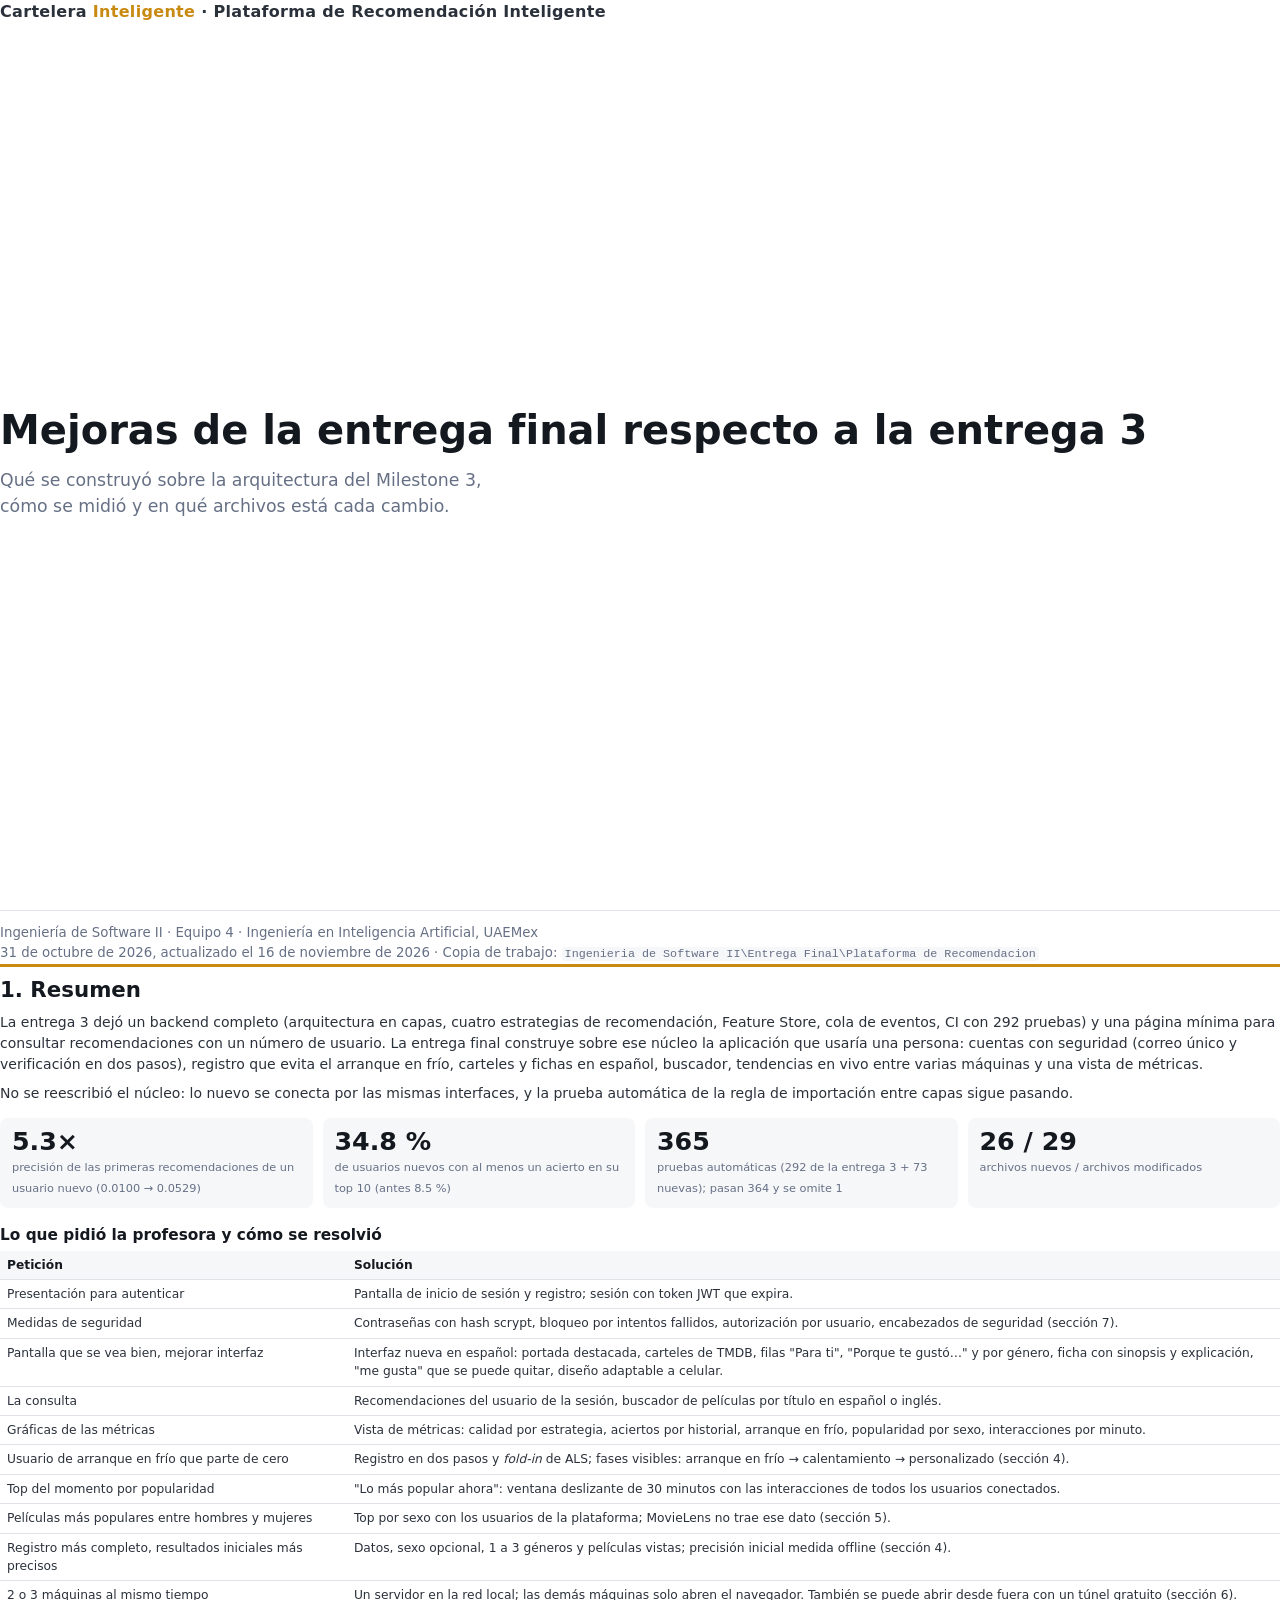
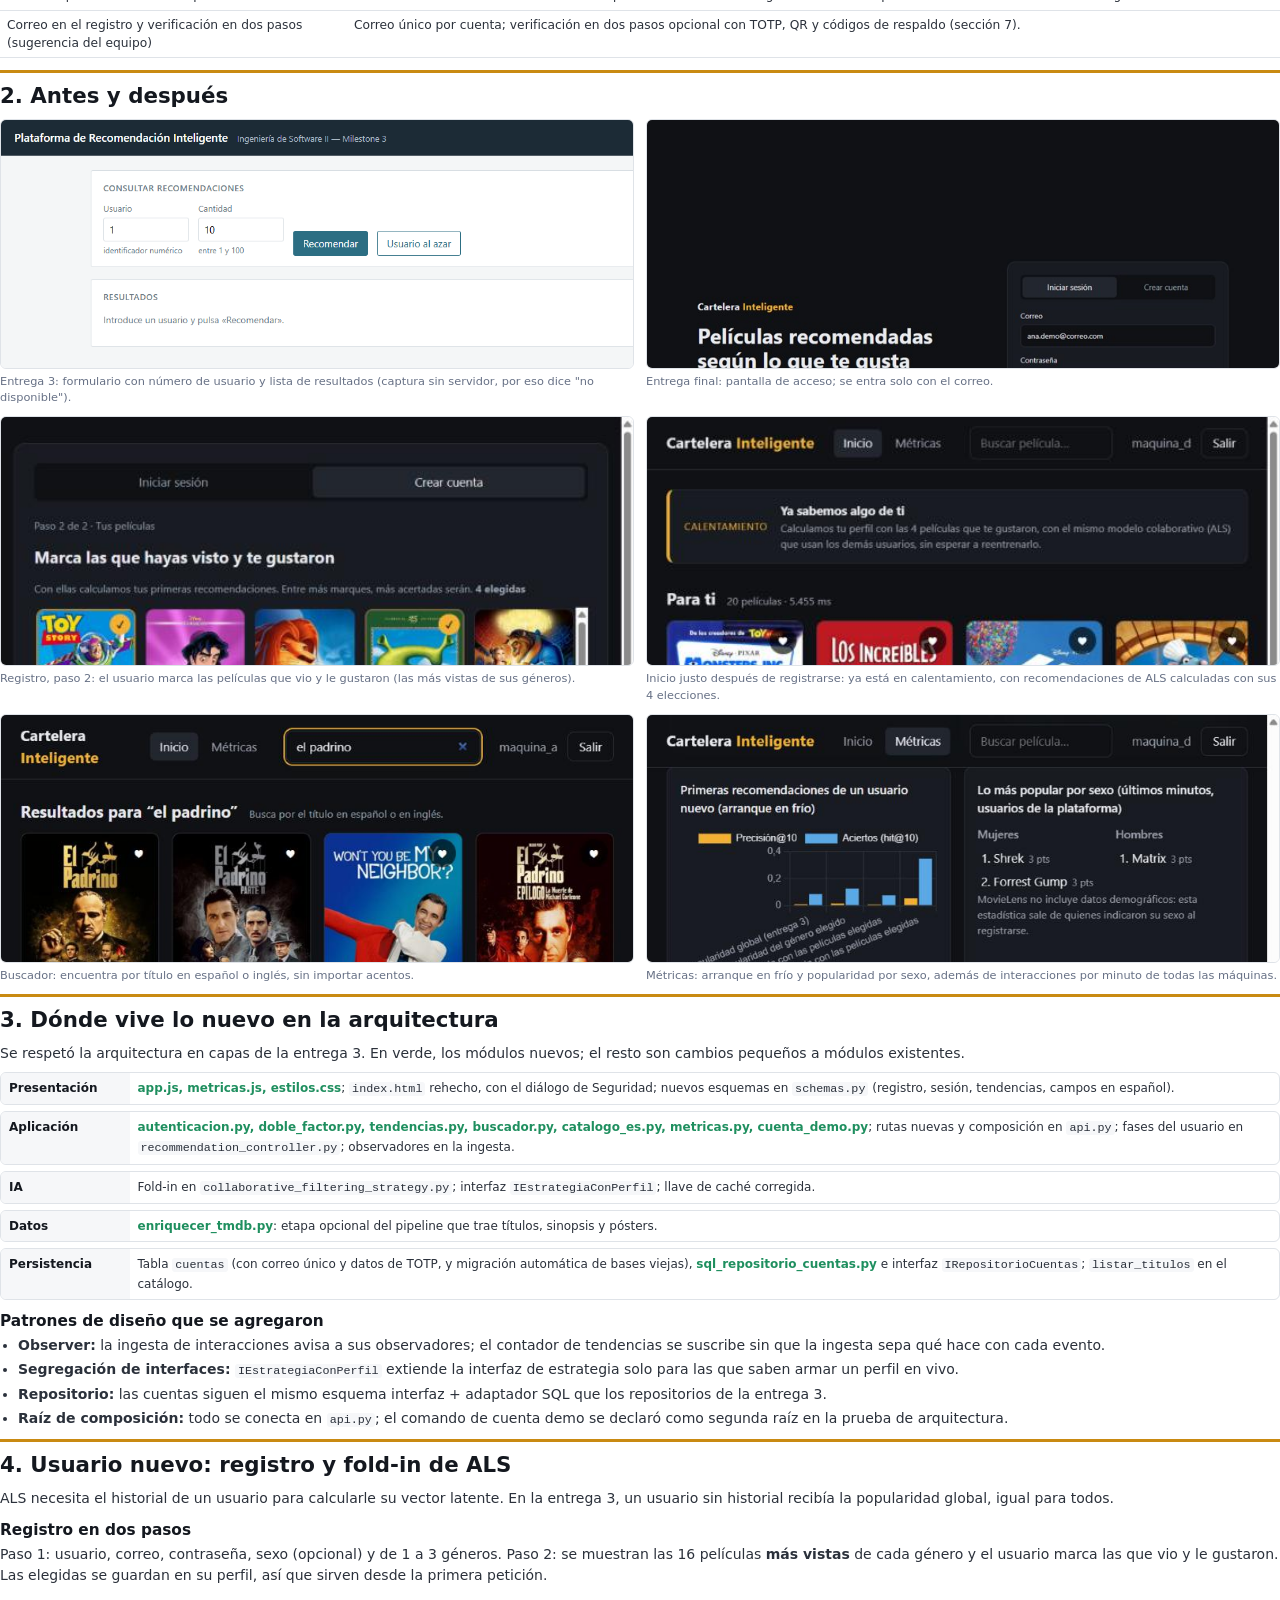
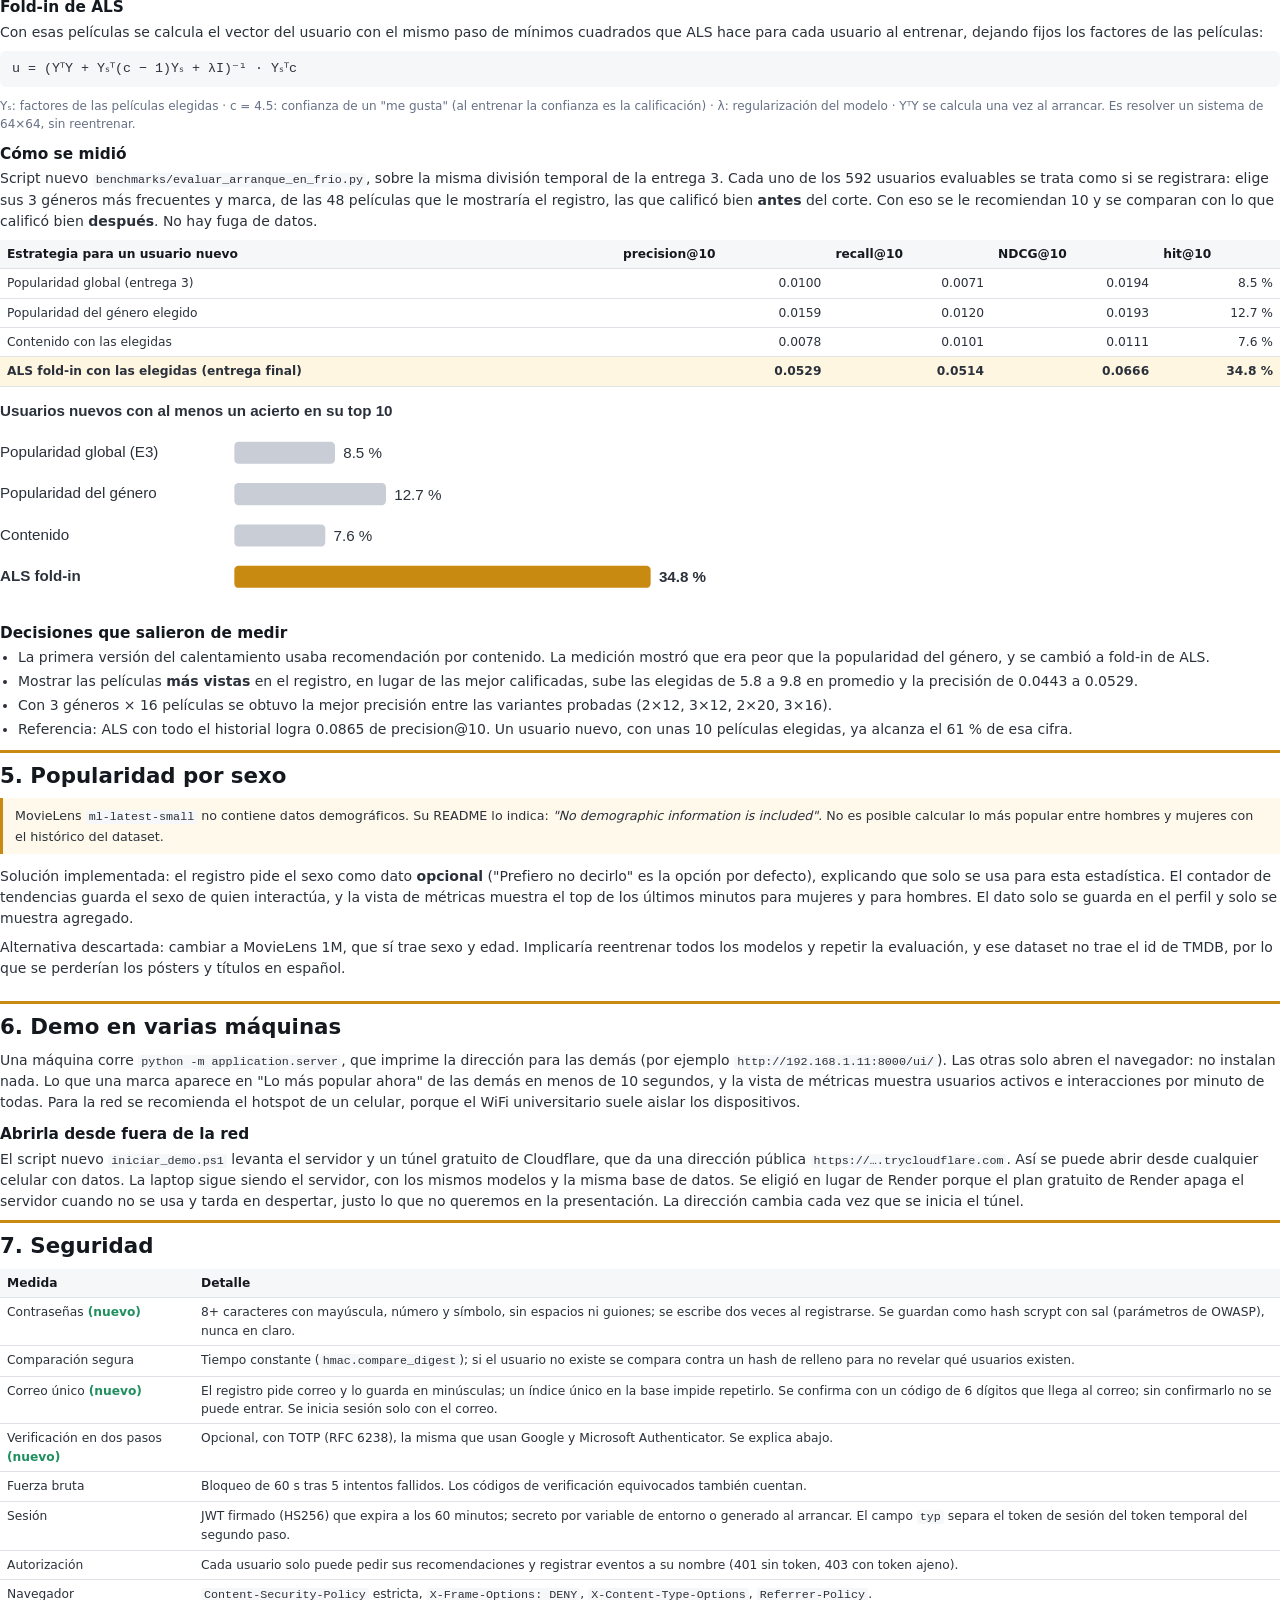
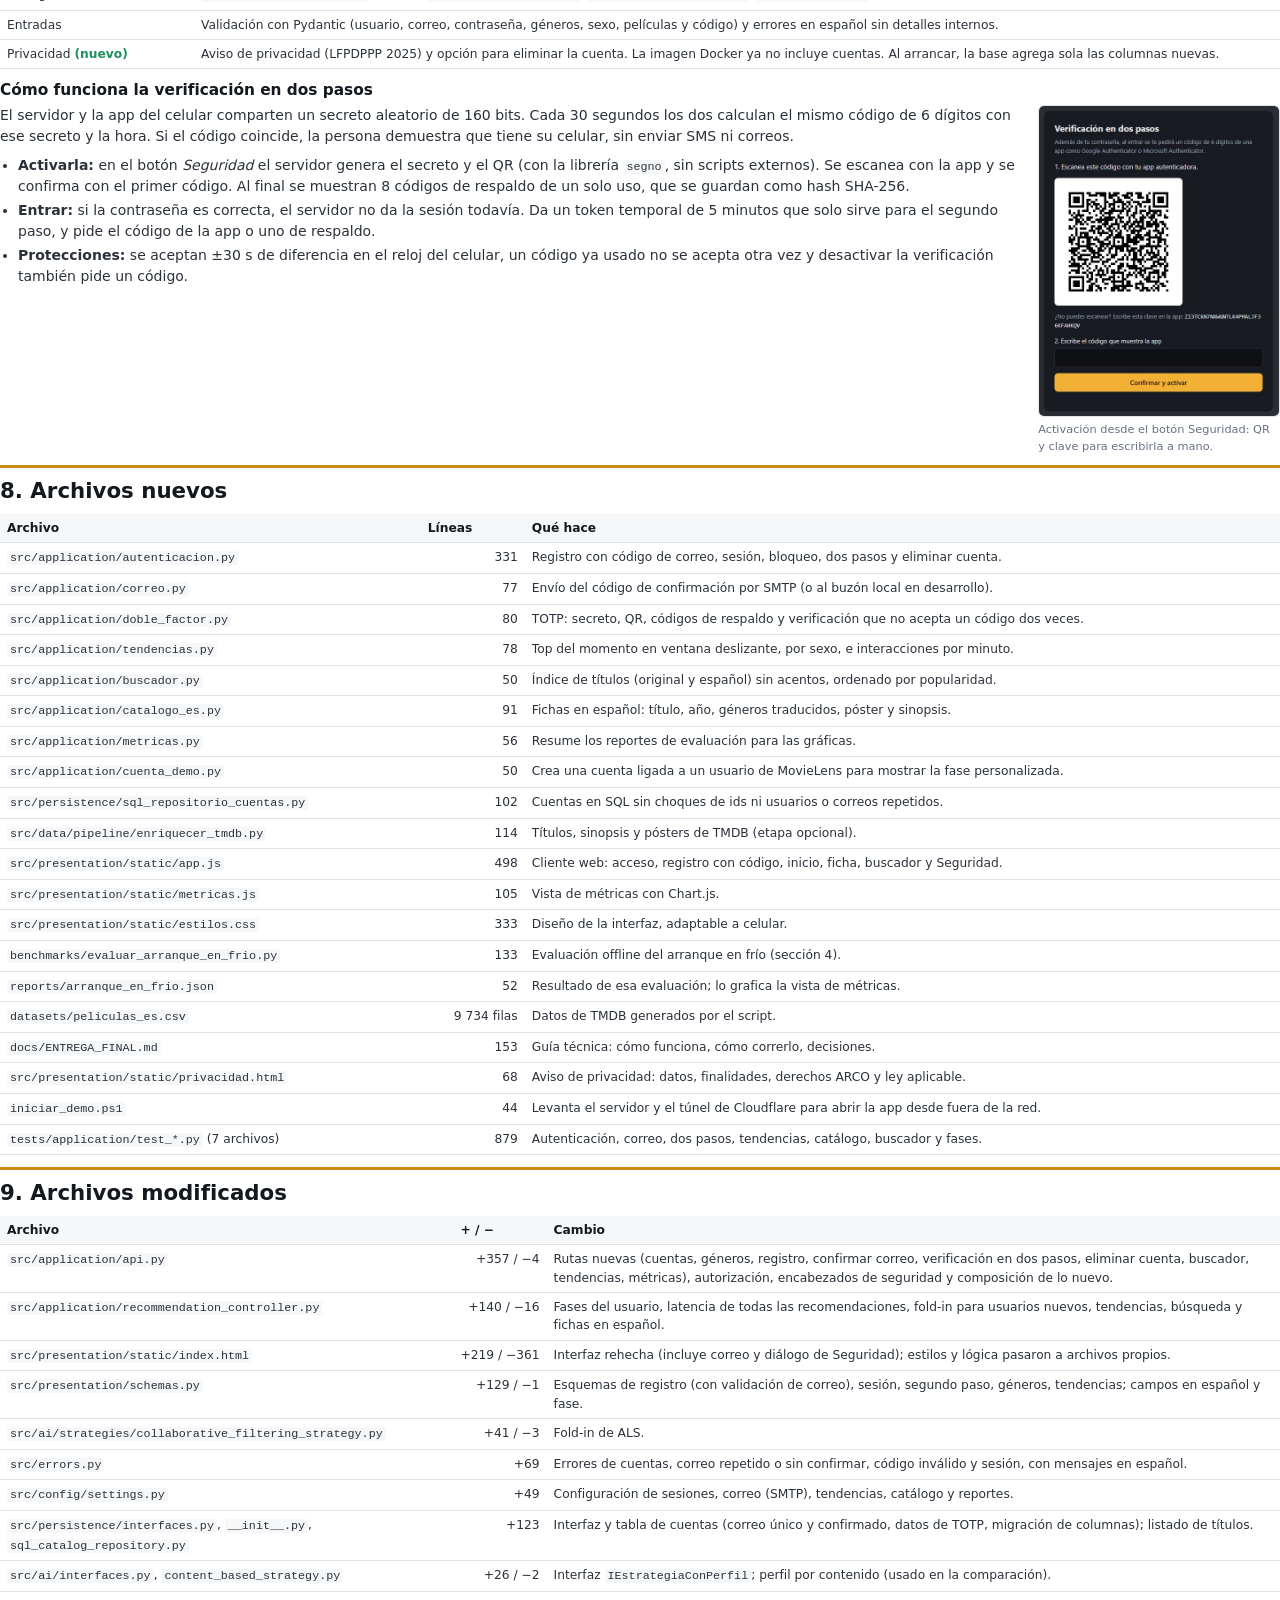
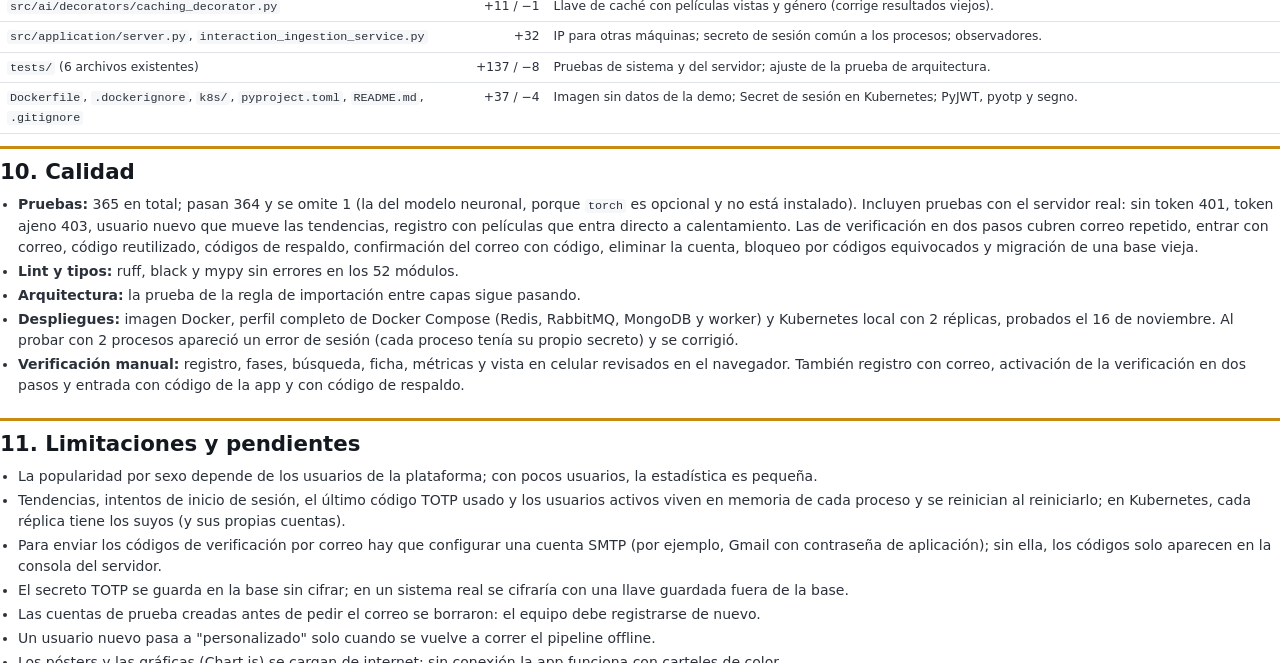
<file: docs/fuente_pdf_mejoras/mejoras.html>
<!DOCTYPE html>
<html lang="es">
<head>
<meta charset="utf-8">
<title>Mejoras de la entrega final</title>
<style>
  @page { size: A4; margin: 18mm 16mm 18mm 16mm; }
  :root { --tinta: #14181f; --texto: #2b313b; --suave: #667085; --linea: #dfe3e8; --acento: #c98a12; --fondo: #f6f7f9; --verde: #1f8f5f; }
  * { box-sizing: border-box; }
  body { margin: 0; font: 10.5pt/1.5 "Segoe UI", system-ui, sans-serif; color: var(--texto); }
  h1, h2, h3 { color: var(--tinta); line-height: 1.2; }
  h2 { font-size: 16pt; margin: 0 0 10px; padding-top: 4px; border-top: 3px solid var(--acento); padding-top: 10px; }
  h3 { font-size: 11.5pt; margin: 12px 0 5px; }
  p { margin: 0 0 8px; }
  section { break-before: page; }
  .portada { height: 255mm; display: flex; flex-direction: column; justify-content: space-between; }
  .portada .marca { font-weight: 700; font-size: 12pt; letter-spacing: .02em; }
  .portada .marca span { color: var(--acento); }
  .portada h1 { font-size: 30pt; margin: 0 0 14px; }
  .portada .sub { font-size: 13pt; color: var(--suave); max-width: 140mm; }
  .portada .datos { border-top: 1px solid var(--linea); padding-top: 12px; color: var(--suave); font-size: 10pt; }
  .cifras { display: grid; grid-template-columns: repeat(4, 1fr); gap: 10px; margin: 14px 0 18px; }
  .cifra { background: var(--fondo); border-radius: 8px; padding: 10px 12px; }
  .cifra strong { display: block; font-size: 19pt; color: var(--tinta); line-height: 1.1; }
  .cifra span { font-size: 8.5pt; color: var(--suave); }
  table { width: 100%; border-collapse: collapse; margin: 6px 0 12px; font-size: 9.2pt; }
  th { text-align: left; background: var(--fondo); color: var(--tinta); font-weight: 600; }
  th, td { padding: 5px 7px; border-bottom: 1px solid var(--linea); vertical-align: top; }
  td.n { text-align: right; white-space: nowrap; font-variant-numeric: tabular-nums; }
  tr.destacado td { background: #fff6e2; font-weight: 600; }
  code { font-family: Consolas, "Cascadia Mono", monospace; font-size: 8.8pt; background: var(--fondo); padding: 0 3px; border-radius: 3px; }
  .formula { font-family: Consolas, monospace; background: var(--fondo); padding: 8px 12px; border-radius: 6px; margin: 6px 0 10px; font-size: 10pt; }
  .dos { display: grid; grid-template-columns: 1fr 1fr; gap: 12px; }
  figure { margin: 0 0 10px; }
  figure img { width: 100%; height: 66mm; object-fit: cover; object-position: left top; border: 1px solid var(--linea); border-radius: 6px; display: block; }
  figcaption { font-size: 8.5pt; color: var(--suave); margin-top: 4px; }
  .nota { font-size: 9pt; color: var(--suave); }
  .aviso { border-left: 3px solid var(--acento); background: #fff9ec; padding: 8px 12px; margin: 8px 0 12px; font-size: 9.5pt; }
  ul { margin: 0 0 10px; padding-left: 18px; }
  li { margin-bottom: 3px; }
  .capas { display: grid; gap: 6px; margin: 8px 0 12px; }
  .capa { display: grid; grid-template-columns: 34mm 1fr; border: 1px solid var(--linea); border-radius: 6px; overflow: hidden; font-size: 9pt; }
  .capa b { background: var(--fondo); padding: 6px 8px; color: var(--tinta); }
  .capa div { padding: 6px 8px; }
  .nuevo { color: var(--verde); font-weight: 600; }
  .lado { display: grid; grid-template-columns: 1fr 64mm; gap: 14px; align-items: start; }
  .lado img { height: auto; }
</style>
</head>
<body>

<div class="portada">
  <div class="marca">Cartelera <span>Inteligente</span> · Plataforma de Recomendación Inteligente</div>
  <div>
    <h1>Mejoras de la entrega final respecto a la entrega 3</h1>
    <p class="sub">Qué se construyó sobre la arquitectura del Milestone 3, cómo se midió y en qué archivos está cada cambio.</p>
  </div>
  <div class="datos">
    Ingeniería de Software II · Equipo 4 · Ingeniería en Inteligencia Artificial, UAEMex<br>
    31 de octubre de 2026, actualizado el 16 de noviembre de 2026 · Copia de trabajo: <code>Ingenieria de Software II\Entrega Final\Plataforma de Recomendacion</code>
  </div>
</div>

<section>
  <h2>1. Resumen</h2>
  <p>La entrega 3 dejó un backend completo (arquitectura en capas, cuatro estrategias de recomendación, Feature Store, cola de eventos, CI con 292 pruebas) y una página mínima para consultar recomendaciones con un número de usuario. La entrega final construye sobre ese núcleo la aplicación que usaría una persona: cuentas con seguridad (correo único y verificación en dos pasos), registro que evita el arranque en frío, carteles y fichas en español, buscador, tendencias en vivo entre varias máquinas y una vista de métricas.</p>
  <p>No se reescribió el núcleo: lo nuevo se conecta por las mismas interfaces, y la prueba automática de la regla de importación entre capas sigue pasando.</p>
  <div class="cifras">
    <div class="cifra"><strong>5.3×</strong><span>precisión de las primeras recomendaciones de un usuario nuevo (0.0100 → 0.0529)</span></div>
    <div class="cifra"><strong>34.8 %</strong><span>de usuarios nuevos con al menos un acierto en su top 10 (antes 8.5 %)</span></div>
    <div class="cifra"><strong>365</strong><span>pruebas automáticas (292 de la entrega 3 + 73 nuevas); pasan 364 y se omite 1</span></div>
    <div class="cifra"><strong>26 / 29</strong><span>archivos nuevos / archivos modificados</span></div>
  </div>

  <h3>Lo que pidió la profesora y cómo se resolvió</h3>
  <table>
    <tr><th>Petición</th><th>Solución</th></tr>
    <tr><td>Presentación para autenticar</td><td>Pantalla de inicio de sesión y registro; sesión con token JWT que expira.</td></tr>
    <tr><td>Medidas de seguridad</td><td>Contraseñas con hash scrypt, bloqueo por intentos fallidos, autorización por usuario, encabezados de seguridad (sección 7).</td></tr>
    <tr><td>Pantalla que se vea bien, mejorar interfaz</td><td>Interfaz nueva en español: portada destacada, carteles de TMDB, filas "Para ti", "Porque te gustó…" y por género, ficha con sinopsis y explicación, "me gusta" que se puede quitar, diseño adaptable a celular.</td></tr>
    <tr><td>La consulta</td><td>Recomendaciones del usuario de la sesión, buscador de películas por título en español o inglés.</td></tr>
    <tr><td>Gráficas de las métricas</td><td>Vista de métricas: calidad por estrategia, aciertos por historial, arranque en frío, popularidad por sexo, interacciones por minuto.</td></tr>
    <tr><td>Usuario de arranque en frío que parte de cero</td><td>Registro en dos pasos y <i>fold-in</i> de ALS; fases visibles: arranque en frío → calentamiento → personalizado (sección 4).</td></tr>
    <tr><td>Top del momento por popularidad</td><td>"Lo más popular ahora": ventana deslizante de 30 minutos con las interacciones de todos los usuarios conectados.</td></tr>
    <tr><td>Películas más populares entre hombres y mujeres</td><td>Top por sexo con los usuarios de la plataforma; MovieLens no trae ese dato (sección 5).</td></tr>
    <tr><td>Registro más completo, resultados iniciales más precisos</td><td>Datos, sexo opcional, 1 a 3 géneros y películas vistas; precisión inicial medida offline (sección 4).</td></tr>
    <tr><td>2 o 3 máquinas al mismo tiempo</td><td>Un servidor en la red local; las demás máquinas solo abren el navegador. También se puede abrir desde fuera con un túnel gratuito (sección 6).</td></tr>
    <tr><td>Correo en el registro y verificación en dos pasos (sugerencia del equipo)</td><td>Correo único por cuenta; verificación en dos pasos opcional con TOTP, QR y códigos de respaldo (sección 7).</td></tr>
  </table>
</section>

<section>
  <h2>2. Antes y después</h2>
  <div class="dos">
    <figure><img src="img/antes.png"><figcaption>Entrega 3: formulario con número de usuario y lista de resultados (captura sin servidor, por eso dice "no disponible").</figcaption></figure>
    <figure><img src="img/acceso.jpg"><figcaption>Entrega final: pantalla de acceso; se entra solo con el correo.</figcaption></figure>
  </div>
  <div class="dos">
    <figure><img src="img/registro.jpg"><figcaption>Registro, paso 2: el usuario marca las películas que vio y le gustaron (las más vistas de sus géneros).</figcaption></figure>
    <figure><img src="img/inicio.jpg"><figcaption>Inicio justo después de registrarse: ya está en calentamiento, con recomendaciones de ALS calculadas con sus 4 elecciones.</figcaption></figure>
  </div>
  <div class="dos">
    <figure><img src="img/busqueda.jpg"><figcaption>Buscador: encuentra por título en español o inglés, sin importar acentos.</figcaption></figure>
    <figure><img src="img/metricas.jpg"><figcaption>Métricas: arranque en frío y popularidad por sexo, además de interacciones por minuto de todas las máquinas.</figcaption></figure>
  </div>
</section>

<section>
  <h2>3. Dónde vive lo nuevo en la arquitectura</h2>
  <p>Se respetó la arquitectura en capas de la entrega 3. En verde, los módulos nuevos; el resto son cambios pequeños a módulos existentes.</p>
  <div class="capas">
    <div class="capa"><b>Presentación</b><div><span class="nuevo">app.js, metricas.js, estilos.css</span>; <code>index.html</code> rehecho, con el diálogo de Seguridad; nuevos esquemas en <code>schemas.py</code> (registro, sesión, tendencias, campos en español).</div></div>
    <div class="capa"><b>Aplicación</b><div><span class="nuevo">autenticacion.py, doble_factor.py, tendencias.py, buscador.py, catalogo_es.py, metricas.py, cuenta_demo.py</span>; rutas nuevas y composición en <code>api.py</code>; fases del usuario en <code>recommendation_controller.py</code>; observadores en la ingesta.</div></div>
    <div class="capa"><b>IA</b><div>Fold-in en <code>collaborative_filtering_strategy.py</code>; interfaz <code>IEstrategiaConPerfil</code>; llave de caché corregida.</div></div>
    <div class="capa"><b>Datos</b><div><span class="nuevo">enriquecer_tmdb.py</span>: etapa opcional del pipeline que trae títulos, sinopsis y pósters.</div></div>
    <div class="capa"><b>Persistencia</b><div>Tabla <code>cuentas</code> (con correo único y datos de TOTP, y migración automática de bases viejas), <span class="nuevo">sql_repositorio_cuentas.py</span> e interfaz <code>IRepositorioCuentas</code>; <code>listar_titulos</code> en el catálogo.</div></div>
  </div>
  <h3>Patrones de diseño que se agregaron</h3>
  <ul>
    <li><b>Observer:</b> la ingesta de interacciones avisa a sus observadores; el contador de tendencias se suscribe sin que la ingesta sepa qué hace con cada evento.</li>
    <li><b>Segregación de interfaces:</b> <code>IEstrategiaConPerfil</code> extiende la interfaz de estrategia solo para las que saben armar un perfil en vivo.</li>
    <li><b>Repositorio:</b> las cuentas siguen el mismo esquema interfaz + adaptador SQL que los repositorios de la entrega 3.</li>
    <li><b>Raíz de composición:</b> todo se conecta en <code>api.py</code>; el comando de cuenta demo se declaró como segunda raíz en la prueba de arquitectura.</li>
  </ul>
</section>

<section>
  <h2>4. Usuario nuevo: registro y fold-in de ALS</h2>
  <p>ALS necesita el historial de un usuario para calcularle su vector latente. En la entrega 3, un usuario sin historial recibía la popularidad global, igual para todos.</p>
  <h3>Registro en dos pasos</h3>
  <p>Paso 1: usuario, correo, contraseña, sexo (opcional) y de 1 a 3 géneros. Paso 2: se muestran las 16 películas <b>más vistas</b> de cada género y el usuario marca las que vio y le gustaron. Las elegidas se guardan en su perfil, así que sirven desde la primera petición.</p>
  <h3>Fold-in de ALS</h3>
  <p>Con esas películas se calcula el vector del usuario con el mismo paso de mínimos cuadrados que ALS hace para cada usuario al entrenar, dejando fijos los factores de las películas:</p>
  <div class="formula">u = (YᵀY + Yₛᵀ(c − 1)Yₛ + λI)⁻¹ · Yₛᵀc</div>
  <p class="nota">Yₛ: factores de las películas elegidas · c = 4.5: confianza de un "me gusta" (al entrenar la confianza es la calificación) · λ: regularización del modelo · YᵀY se calcula una vez al arrancar. Es resolver un sistema de 64×64, sin reentrenar.</p>
  <h3>Cómo se midió</h3>
  <p>Script nuevo <code>benchmarks/evaluar_arranque_en_frio.py</code>, sobre la misma división temporal de la entrega 3. Cada uno de los 592 usuarios evaluables se trata como si se registrara: elige sus 3 géneros más frecuentes y marca, de las 48 películas que le mostraría el registro, las que calificó bien <b>antes</b> del corte. Con eso se le recomiendan 10 y se comparan con lo que calificó bien <b>después</b>. No hay fuga de datos.</p>
  <table>
    <tr><th>Estrategia para un usuario nuevo</th><th class="n">precision@10</th><th class="n">recall@10</th><th class="n">NDCG@10</th><th class="n">hit@10</th></tr>
    <tr><td>Popularidad global (entrega 3)</td><td class="n">0.0100</td><td class="n">0.0071</td><td class="n">0.0194</td><td class="n">8.5 %</td></tr>
    <tr><td>Popularidad del género elegido</td><td class="n">0.0159</td><td class="n">0.0120</td><td class="n">0.0193</td><td class="n">12.7 %</td></tr>
    <tr><td>Contenido con las elegidas</td><td class="n">0.0078</td><td class="n">0.0101</td><td class="n">0.0111</td><td class="n">7.6 %</td></tr>
    <tr class="destacado"><td>ALS fold-in con las elegidas (entrega final)</td><td class="n">0.0529</td><td class="n">0.0514</td><td class="n">0.0666</td><td class="n">34.8 %</td></tr>
  </table>
  <svg viewBox="0 0 520 150" width="56%" role="img" aria-label="Aciertos hit@10 por estrategia">
    <g font-family="Segoe UI, sans-serif" font-size="11" fill="#2b313b">
      <text x="0" y="12" font-weight="600">Usuarios nuevos con al menos un acierto en su top 10</text>
      <text x="0" y="42">Popularidad global (E3)</text><rect x="170" y="31" width="73" height="16" rx="3" fill="#c9ced6"/><text x="249" y="43">8.5 %</text>
      <text x="0" y="72">Popularidad del género</text><rect x="170" y="61" width="110" height="16" rx="3" fill="#c9ced6"/><text x="286" y="73">12.7 %</text>
      <text x="0" y="102">Contenido</text><rect x="170" y="91" width="66" height="16" rx="3" fill="#c9ced6"/><text x="242" y="103">7.6 %</text>
      <text x="0" y="132" font-weight="600">ALS fold-in</text><rect x="170" y="121" width="302" height="16" rx="3" fill="#c98a12"/><text x="478" y="133" font-weight="600">34.8 %</text>
    </g>
  </svg>
  <h3>Decisiones que salieron de medir</h3>
  <ul>
    <li>La primera versión del calentamiento usaba recomendación por contenido. La medición mostró que era peor que la popularidad del género, y se cambió a fold-in de ALS.</li>
    <li>Mostrar las películas <b>más vistas</b> en el registro, en lugar de las mejor calificadas, sube las elegidas de 5.8 a 9.8 en promedio y la precisión de 0.0443 a 0.0529.</li>
    <li>Con 3 géneros × 16 películas se obtuvo la mejor precisión entre las variantes probadas (2×12, 3×12, 2×20, 3×16).</li>
    <li>Referencia: ALS con todo el historial logra 0.0865 de precision@10. Un usuario nuevo, con unas 10 películas elegidas, ya alcanza el 61 % de esa cifra.</li>
  </ul>
</section>

<section>
  <h2>5. Popularidad por sexo</h2>
  <div class="aviso">MovieLens <code>ml-latest-small</code> no contiene datos demográficos. Su README lo indica: <i>"No demographic information is included"</i>. No es posible calcular lo más popular entre hombres y mujeres con el histórico del dataset.</div>
  <p>Solución implementada: el registro pide el sexo como dato <b>opcional</b> ("Prefiero no decirlo" es la opción por defecto), explicando que solo se usa para esta estadística. El contador de tendencias guarda el sexo de quien interactúa, y la vista de métricas muestra el top de los últimos minutos para mujeres y para hombres. El dato solo se guarda en el perfil y solo se muestra agregado.</p>
  <p>Alternativa descartada: cambiar a MovieLens 1M, que sí trae sexo y edad. Implicaría reentrenar todos los modelos y repetir la evaluación, y ese dataset no trae el id de TMDB, por lo que se perderían los pósters y títulos en español.</p>

  <h2 style="margin-top:22px">6. Demo en varias máquinas</h2>
  <p>Una máquina corre <code>python -m application.server</code>, que imprime la dirección para las demás (por ejemplo <code>http://192.168.1.11:8000/ui/</code>). Las otras solo abren el navegador: no instalan nada. Lo que una marca aparece en "Lo más popular ahora" de las demás en menos de 10 segundos, y la vista de métricas muestra usuarios activos e interacciones por minuto de todas. Para la red se recomienda el hotspot de un celular, porque el WiFi universitario suele aislar los dispositivos.</p>
  <h3>Abrirla desde fuera de la red</h3>
  <p>El script nuevo <code>iniciar_demo.ps1</code> levanta el servidor y un túnel gratuito de Cloudflare, que da una dirección pública <code>https://….trycloudflare.com</code>. Así se puede abrir desde cualquier celular con datos. La laptop sigue siendo el servidor, con los mismos modelos y la misma base de datos. Se eligió en lugar de Render porque el plan gratuito de Render apaga el servidor cuando no se usa y tarda en despertar, justo lo que no queremos en la presentación. La dirección cambia cada vez que se inicia el túnel.</p>
</section>

<section>
  <h2>7. Seguridad</h2>
  <table>
    <tr><th>Medida</th><th>Detalle</th></tr>
    <tr><td>Contraseñas <span class="nuevo">(nuevo)</span></td><td>8+ caracteres con mayúscula, número y símbolo, sin espacios ni guiones; se escribe dos veces al registrarse. Se guardan como hash scrypt con sal (parámetros de OWASP), nunca en claro.</td></tr>
    <tr><td>Comparación segura</td><td>Tiempo constante (<code>hmac.compare_digest</code>); si el usuario no existe se compara contra un hash de relleno para no revelar qué usuarios existen.</td></tr>
    <tr><td>Correo único <span class="nuevo">(nuevo)</span></td><td>El registro pide correo y lo guarda en minúsculas; un índice único en la base impide repetirlo. Se confirma con un código de 6 dígitos que llega al correo; sin confirmarlo no se puede entrar. Se inicia sesión solo con el correo.</td></tr>
    <tr><td>Verificación en dos pasos <span class="nuevo">(nuevo)</span></td><td>Opcional, con TOTP (RFC 6238), la misma que usan Google y Microsoft Authenticator. Se explica abajo.</td></tr>
    <tr><td>Fuerza bruta</td><td>Bloqueo de 60 s tras 5 intentos fallidos. Los códigos de verificación equivocados también cuentan.</td></tr>
    <tr><td>Sesión</td><td>JWT firmado (HS256) que expira a los 60 minutos; secreto por variable de entorno o generado al arrancar. El campo <code>typ</code> separa el token de sesión del token temporal del segundo paso.</td></tr>
    <tr><td>Autorización</td><td>Cada usuario solo puede pedir sus recomendaciones y registrar eventos a su nombre (401 sin token, 403 con token ajeno).</td></tr>
    <tr><td>Navegador</td><td><code>Content-Security-Policy</code> estricta, <code>X-Frame-Options: DENY</code>, <code>X-Content-Type-Options</code>, <code>Referrer-Policy</code>.</td></tr>
    <tr><td>Entradas</td><td>Validación con Pydantic (usuario, correo, contraseña, géneros, sexo, películas y código) y errores en español sin detalles internos.</td></tr>
    <tr><td>Privacidad <span class="nuevo">(nuevo)</span></td><td>Aviso de privacidad (LFPDPPP 2025) y opción para eliminar la cuenta. La imagen Docker ya no incluye cuentas. Al arrancar, la base agrega sola las columnas nuevas.</td></tr>
  </table>

  <h3>Cómo funciona la verificación en dos pasos</h3>
  <div class="lado">
    <div>
  <p>El servidor y la app del celular comparten un secreto aleatorio de 160 bits. Cada 30 segundos los dos calculan el mismo código de 6 dígitos con ese secreto y la hora. Si el código coincide, la persona demuestra que tiene su celular, sin enviar SMS ni correos.</p>
  <ul>
    <li><b>Activarla:</b> en el botón <i>Seguridad</i> el servidor genera el secreto y el QR (con la librería <code>segno</code>, sin scripts externos). Se escanea con la app y se confirma con el primer código. Al final se muestran 8 códigos de respaldo de un solo uso, que se guardan como hash SHA-256.</li>
    <li><b>Entrar:</b> si la contraseña es correcta, el servidor no da la sesión todavía. Da un token temporal de 5 minutos que solo sirve para el segundo paso, y pide el código de la app o uno de respaldo.</li>
    <li><b>Protecciones:</b> se aceptan ±30 s de diferencia en el reloj del celular, un código ya usado no se acepta otra vez y desactivar la verificación también pide un código.</li>
  </ul>
    </div>
    <figure><img src="img/seguridad.jpg"><figcaption>Activación desde el botón Seguridad: QR y clave para escribirla a mano.</figcaption></figure>
  </div>
</section>

<section>
  <h2>8. Archivos nuevos</h2>
  <table>
    <tr><th>Archivo</th><th class="n">Líneas</th><th>Qué hace</th></tr>
    <tr><td><code>src/application/autenticacion.py</code></td><td class="n">331</td><td>Registro con código de correo, sesión, bloqueo, dos pasos y eliminar cuenta.</td></tr>
    <tr><td><code>src/application/correo.py</code></td><td class="n">77</td><td>Envío del código de confirmación por SMTP (o al buzón local en desarrollo).</td></tr>
    <tr><td><code>src/application/doble_factor.py</code></td><td class="n">80</td><td>TOTP: secreto, QR, códigos de respaldo y verificación que no acepta un código dos veces.</td></tr>
    <tr><td><code>src/application/tendencias.py</code></td><td class="n">78</td><td>Top del momento en ventana deslizante, por sexo, e interacciones por minuto.</td></tr>
    <tr><td><code>src/application/buscador.py</code></td><td class="n">50</td><td>Índice de títulos (original y español) sin acentos, ordenado por popularidad.</td></tr>
    <tr><td><code>src/application/catalogo_es.py</code></td><td class="n">91</td><td>Fichas en español: título, año, géneros traducidos, póster y sinopsis.</td></tr>
    <tr><td><code>src/application/metricas.py</code></td><td class="n">56</td><td>Resume los reportes de evaluación para las gráficas.</td></tr>
    <tr><td><code>src/application/cuenta_demo.py</code></td><td class="n">50</td><td>Crea una cuenta ligada a un usuario de MovieLens para mostrar la fase personalizada.</td></tr>
    <tr><td><code>src/persistence/sql_repositorio_cuentas.py</code></td><td class="n">102</td><td>Cuentas en SQL sin choques de ids ni usuarios o correos repetidos.</td></tr>
    <tr><td><code>src/data/pipeline/enriquecer_tmdb.py</code></td><td class="n">114</td><td>Títulos, sinopsis y pósters de TMDB (etapa opcional).</td></tr>
    <tr><td><code>src/presentation/static/app.js</code></td><td class="n">498</td><td>Cliente web: acceso, registro con código, inicio, ficha, buscador y Seguridad.</td></tr>
    <tr><td><code>src/presentation/static/metricas.js</code></td><td class="n">105</td><td>Vista de métricas con Chart.js.</td></tr>
    <tr><td><code>src/presentation/static/estilos.css</code></td><td class="n">333</td><td>Diseño de la interfaz, adaptable a celular.</td></tr>
    <tr><td><code>benchmarks/evaluar_arranque_en_frio.py</code></td><td class="n">133</td><td>Evaluación offline del arranque en frío (sección 4).</td></tr>
    <tr><td><code>reports/arranque_en_frio.json</code></td><td class="n">52</td><td>Resultado de esa evaluación; lo grafica la vista de métricas.</td></tr>
    <tr><td><code>datasets/peliculas_es.csv</code></td><td class="n">9 734 filas</td><td>Datos de TMDB generados por el script.</td></tr>
    <tr><td><code>docs/ENTREGA_FINAL.md</code></td><td class="n">153</td><td>Guía técnica: cómo funciona, cómo correrlo, decisiones.</td></tr>
    <tr><td><code>src/presentation/static/privacidad.html</code></td><td class="n">68</td><td>Aviso de privacidad: datos, finalidades, derechos ARCO y ley aplicable.</td></tr>
    <tr><td><code>iniciar_demo.ps1</code></td><td class="n">44</td><td>Levanta el servidor y el túnel de Cloudflare para abrir la app desde fuera de la red.</td></tr>
    <tr><td><code>tests/application/test_*.py</code> (7 archivos)</td><td class="n">879</td><td>Autenticación, correo, dos pasos, tendencias, catálogo, buscador y fases.</td></tr>
  </table>
</section>

<section>
  <h2>9. Archivos modificados</h2>
  <table>
    <tr><th>Archivo</th><th class="n">+ / −</th><th>Cambio</th></tr>
    <tr><td><code>src/application/api.py</code></td><td class="n">+357 / −4</td><td>Rutas nuevas (cuentas, géneros, registro, confirmar correo, verificación en dos pasos, eliminar cuenta, buscador, tendencias, métricas), autorización, encabezados de seguridad y composición de lo nuevo.</td></tr>
    <tr><td><code>src/application/recommendation_controller.py</code></td><td class="n">+140 / −16</td><td>Fases del usuario, latencia de todas las recomendaciones, fold-in para usuarios nuevos, tendencias, búsqueda y fichas en español.</td></tr>
    <tr><td><code>src/presentation/static/index.html</code></td><td class="n">+219 / −361</td><td>Interfaz rehecha (incluye correo y diálogo de Seguridad); estilos y lógica pasaron a archivos propios.</td></tr>
    <tr><td><code>src/presentation/schemas.py</code></td><td class="n">+129 / −1</td><td>Esquemas de registro (con validación de correo), sesión, segundo paso, géneros, tendencias; campos en español y fase.</td></tr>
    <tr><td><code>src/ai/strategies/collaborative_filtering_strategy.py</code></td><td class="n">+41 / −3</td><td>Fold-in de ALS.</td></tr>
    <tr><td><code>src/errors.py</code></td><td class="n">+69</td><td>Errores de cuentas, correo repetido o sin confirmar, código inválido y sesión, con mensajes en español.</td></tr>
    <tr><td><code>src/config/settings.py</code></td><td class="n">+49</td><td>Configuración de sesiones, correo (SMTP), tendencias, catálogo y reportes.</td></tr>
    <tr><td><code>src/persistence/interfaces.py</code>, <code>__init__.py</code>, <code>sql_catalog_repository.py</code></td><td class="n">+123</td><td>Interfaz y tabla de cuentas (correo único y confirmado, datos de TOTP, migración de columnas); listado de títulos.</td></tr>
    <tr><td><code>src/ai/interfaces.py</code>, <code>content_based_strategy.py</code></td><td class="n">+26 / −2</td><td>Interfaz <code>IEstrategiaConPerfil</code>; perfil por contenido (usado en la comparación).</td></tr>
    <tr><td><code>src/ai/decorators/caching_decorator.py</code></td><td class="n">+11 / −1</td><td>Llave de caché con películas vistas y género (corrige resultados viejos).</td></tr>
    <tr><td><code>src/application/server.py</code>, <code>interaction_ingestion_service.py</code></td><td class="n">+32</td><td>IP para otras máquinas; secreto de sesión común a los procesos; observadores.</td></tr>
    <tr><td><code>tests/</code> (6 archivos existentes)</td><td class="n">+137 / −8</td><td>Pruebas de sistema y del servidor; ajuste de la prueba de arquitectura.</td></tr>
    <tr><td><code>Dockerfile</code>, <code>.dockerignore</code>, <code>k8s/</code>, <code>pyproject.toml</code>, <code>README.md</code>, <code>.gitignore</code></td><td class="n">+37 / −4</td><td>Imagen sin datos de la demo; Secret de sesión en Kubernetes; PyJWT, pyotp y segno.</td></tr>
  </table>

</section>

<section>
  <h2>10. Calidad</h2>
  <ul>
    <li><b>Pruebas:</b> 365 en total; pasan 364 y se omite 1 (la del modelo neuronal, porque <code>torch</code> es opcional y no está instalado). Incluyen pruebas con el servidor real: sin token 401, token ajeno 403, usuario nuevo que mueve las tendencias, registro con películas que entra directo a calentamiento. Las de verificación en dos pasos cubren correo repetido, entrar con correo, código reutilizado, códigos de respaldo, confirmación del correo con código, eliminar la cuenta, bloqueo por códigos equivocados y migración de una base vieja.</li>
    <li><b>Lint y tipos:</b> ruff, black y mypy sin errores en los 52 módulos.</li>
    <li><b>Arquitectura:</b> la prueba de la regla de importación entre capas sigue pasando.</li>
    <li><b>Despliegues:</b> imagen Docker, perfil completo de Docker Compose (Redis, RabbitMQ, MongoDB y worker) y Kubernetes local con 2 réplicas, probados el 16 de noviembre. Al probar con 2 procesos apareció un error de sesión (cada proceso tenía su propio secreto) y se corrigió.</li>
    <li><b>Verificación manual:</b> registro, fases, búsqueda, ficha, métricas y vista en celular revisados en el navegador. También registro con correo, activación de la verificación en dos pasos y entrada con código de la app y con código de respaldo.</li>
  </ul>

  <h2 style="margin-top:22px">11. Limitaciones y pendientes</h2>
  <ul>
    <li>La popularidad por sexo depende de los usuarios de la plataforma; con pocos usuarios, la estadística es pequeña.</li>
    <li>Tendencias, intentos de inicio de sesión, el último código TOTP usado y los usuarios activos viven en memoria de cada proceso y se reinician al reiniciarlo; en Kubernetes, cada réplica tiene los suyos (y sus propias cuentas).</li>
    <li>Para enviar los códigos de verificación por correo hay que configurar una cuenta SMTP (por ejemplo, Gmail con contraseña de aplicación); sin ella, los códigos solo aparecen en la consola del servidor.</li>
    <li>El secreto TOTP se guarda en la base sin cifrar; en un sistema real se cifraría con una llave guardada fuera de la base.</li>
    <li>Las cuentas de prueba creadas antes de pedir el correo se borraron: el equipo debe registrarse de nuevo.</li>
  <li>Un usuario nuevo pasa a "personalizado" solo cuando se vuelve a correr el pipeline offline.</li>
    <li>Los pósters y las gráficas (Chart.js) se cargan de internet; sin conexión la app funciona con carteles de color.</li>
    <li>Falta probar la demo con 2 o 3 máquinas físicas en la misma red.</li>
  </ul>
</section>

</body>
</html>
</file>
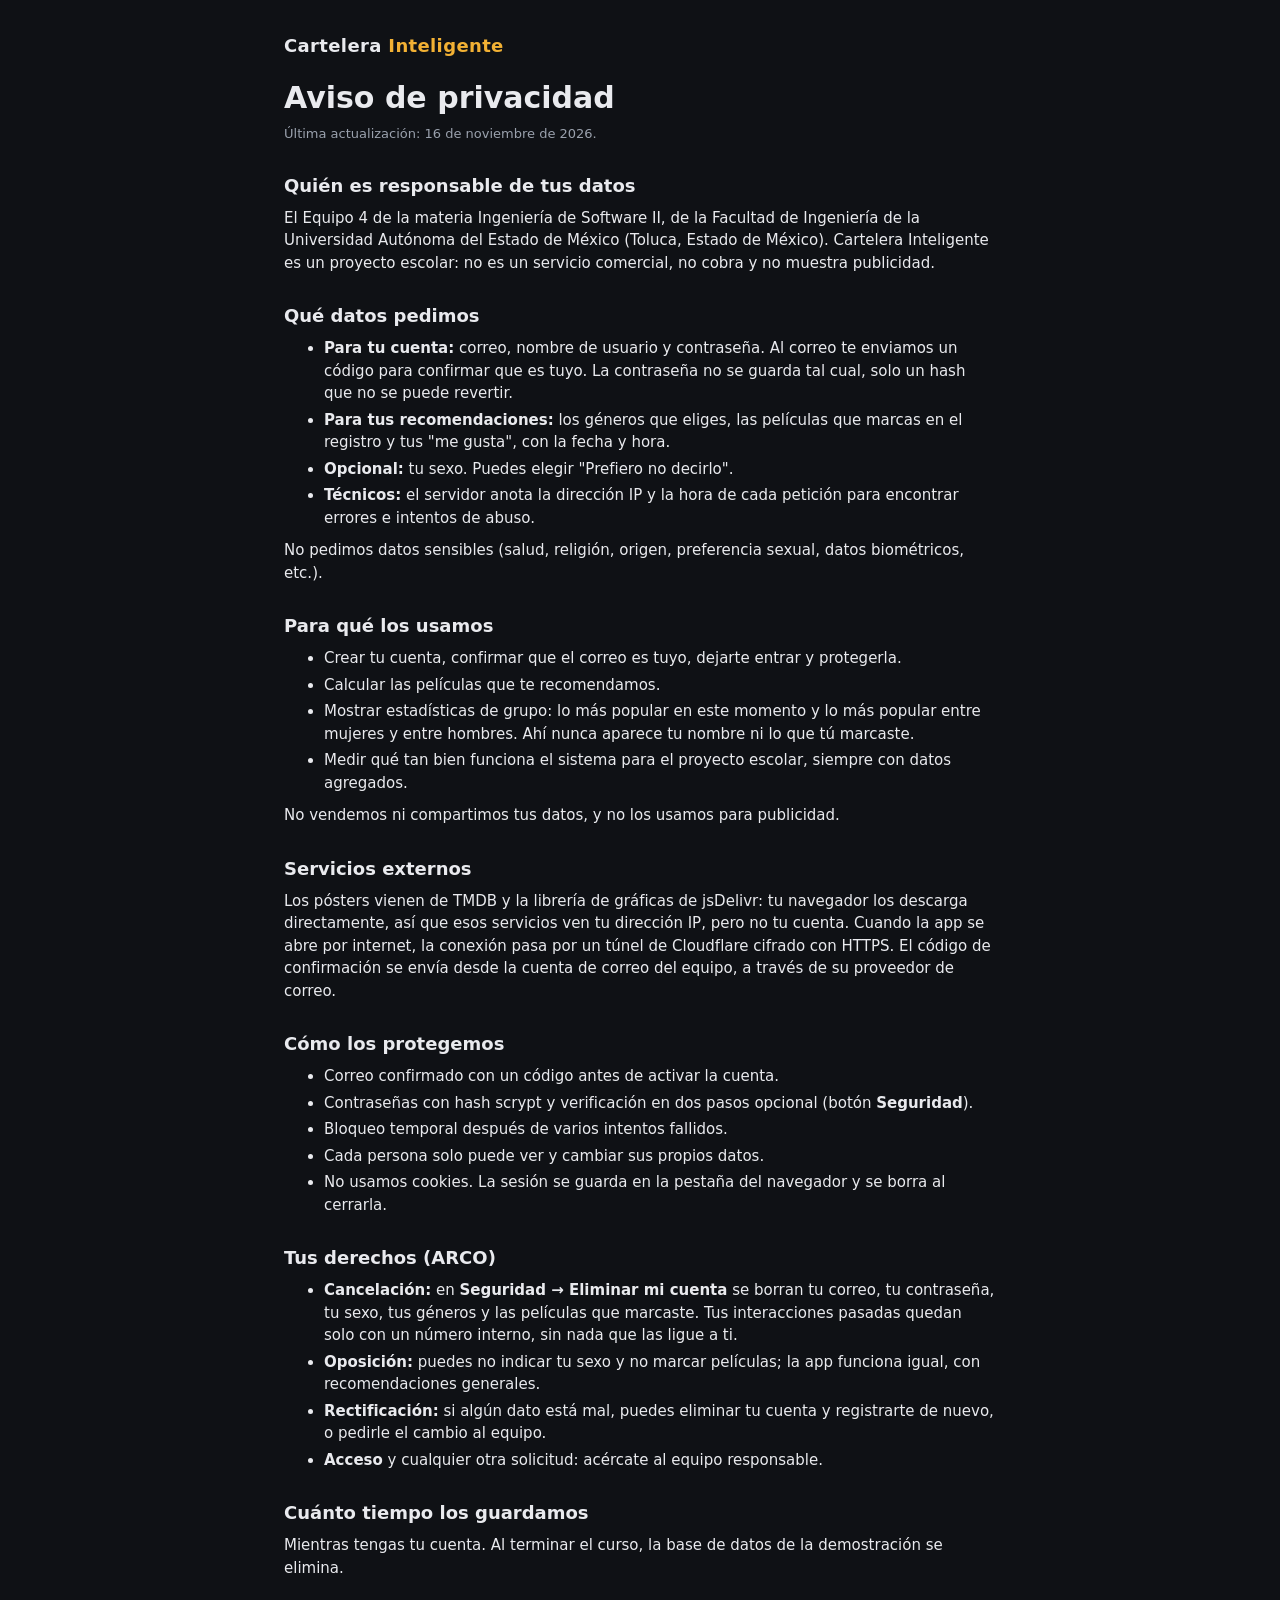
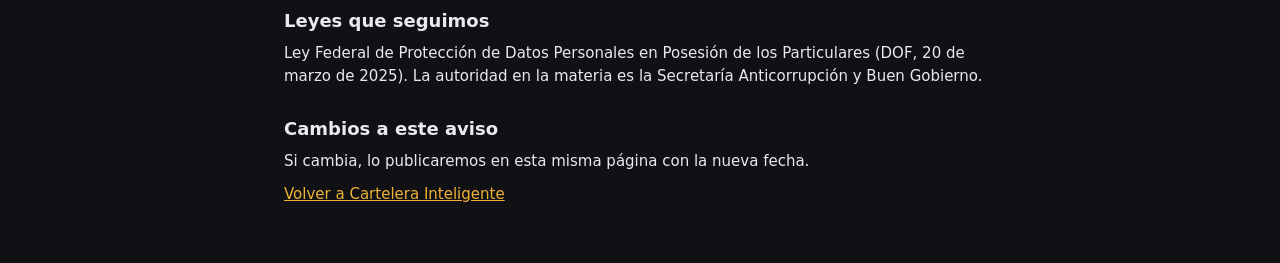
<file: src/presentation/static/privacidad.html>
<!DOCTYPE html>
<html lang="es">
<head>
<meta charset="utf-8">
<meta name="viewport" content="width=device-width, initial-scale=1">
<title>Aviso de privacidad · Cartelera Inteligente</title>
<link rel="stylesheet" href="estilos.css">
</head>
<body>
<main class="documento">
  <p class="logo">Cartelera <span>Inteligente</span></p>
  <h1>Aviso de privacidad</h1>
  <p class="nota">Última actualización: 16 de noviembre de 2026.</p>

  <h2>Quién es responsable de tus datos</h2>
  <p>El Equipo 4 de la materia Ingeniería de Software II, de la Facultad de Ingeniería de la Universidad Autónoma del Estado de México (Toluca, Estado de México). Cartelera Inteligente es un proyecto escolar: no es un servicio comercial, no cobra y no muestra publicidad.</p>

  <h2>Qué datos pedimos</h2>
  <ul>
    <li><b>Para tu cuenta:</b> correo, nombre de usuario y contraseña. Al correo te enviamos un código para confirmar que es tuyo. La contraseña no se guarda tal cual, solo un hash que no se puede revertir.</li>
    <li><b>Para tus recomendaciones:</b> los géneros que eliges, las películas que marcas en el registro y tus "me gusta", con la fecha y hora.</li>
    <li><b>Opcional:</b> tu sexo. Puedes elegir "Prefiero no decirlo".</li>
    <li><b>Técnicos:</b> el servidor anota la dirección IP y la hora de cada petición para encontrar errores e intentos de abuso.</li>
  </ul>
  <p>No pedimos datos sensibles (salud, religión, origen, preferencia sexual, datos biométricos, etc.).</p>

  <h2>Para qué los usamos</h2>
  <ul>
    <li>Crear tu cuenta, confirmar que el correo es tuyo, dejarte entrar y protegerla.</li>
    <li>Calcular las películas que te recomendamos.</li>
    <li>Mostrar estadísticas de grupo: lo más popular en este momento y lo más popular entre mujeres y entre hombres. Ahí nunca aparece tu nombre ni lo que tú marcaste.</li>
    <li>Medir qué tan bien funciona el sistema para el proyecto escolar, siempre con datos agregados.</li>
  </ul>
  <p>No vendemos ni compartimos tus datos, y no los usamos para publicidad.</p>

  <h2>Servicios externos</h2>
  <p>Los pósters vienen de TMDB y la librería de gráficas de jsDelivr: tu navegador los descarga directamente, así que esos servicios ven tu dirección IP, pero no tu cuenta. Cuando la app se abre por internet, la conexión pasa por un túnel de Cloudflare cifrado con HTTPS. El código de confirmación se envía desde la cuenta de correo del equipo, a través de su proveedor de correo.</p>

  <h2>Cómo los protegemos</h2>
  <ul>
    <li>Correo confirmado con un código antes de activar la cuenta.</li>
    <li>Contraseñas con hash scrypt y verificación en dos pasos opcional (botón <b>Seguridad</b>).</li>
    <li>Bloqueo temporal después de varios intentos fallidos.</li>
    <li>Cada persona solo puede ver y cambiar sus propios datos.</li>
    <li>No usamos cookies. La sesión se guarda en la pestaña del navegador y se borra al cerrarla.</li>
  </ul>

  <h2>Tus derechos (ARCO)</h2>
  <ul>
    <li><b>Cancelación:</b> en <b>Seguridad → Eliminar mi cuenta</b> se borran tu correo, tu contraseña, tu sexo, tus géneros y las películas que marcaste. Tus interacciones pasadas quedan solo con un número interno, sin nada que las ligue a ti.</li>
    <li><b>Oposición:</b> puedes no indicar tu sexo y no marcar películas; la app funciona igual, con recomendaciones generales.</li>
    <li><b>Rectificación:</b> si algún dato está mal, puedes eliminar tu cuenta y registrarte de nuevo, o pedirle el cambio al equipo.</li>
    <li><b>Acceso</b> y cualquier otra solicitud: acércate al equipo responsable.</li>
  </ul>

  <h2>Cuánto tiempo los guardamos</h2>
  <p>Mientras tengas tu cuenta. Al terminar el curso, la base de datos de la demostración se elimina.</p>

  <h2>Leyes que seguimos</h2>
  <p>Ley Federal de Protección de Datos Personales en Posesión de los Particulares (DOF, 20 de marzo de 2025). La autoridad en la materia es la Secretaría Anticorrupción y Buen Gobierno.</p>

  <h2>Cambios a este aviso</h2>
  <p>Si cambia, lo publicaremos en esta misma página con la nueva fecha.</p>

  <p><a href="./">Volver a Cartelera Inteligente</a></p>
</main>
</body>
</html>
</file>
<file: src/presentation/static/estilos.css>
:root {
  --fondo: #0f1115;
  --superficie: #181b22;
  --superficie-2: #22262f;
  --linea: #2e333d;
  --texto: #e9eaee;
  --suave: #9aa1ad;
  --acento: #f2b134;
  --acento-texto: #1a1300;
  --me-gusta: #ef5b6b;
  --exito: #4cc38a;
  --error: #ff8a8a;
  --radio: 10px;
  --fuente: "Segoe UI", system-ui, -apple-system, Roboto, sans-serif;
}

* { box-sizing: border-box; }
body {
  margin: 0;
  background: var(--fondo);
  color: var(--texto);
  font: 15px/1.5 var(--fuente);
}
[hidden] { display: none !important; }
h1, h2, p { margin: 0; }
button { font: inherit; cursor: pointer; }
a { color: var(--acento); }
:is(button, input, select, a, summary):focus-visible { outline: 2px solid var(--acento); outline-offset: 2px; }

.primario {
  background: var(--acento);
  color: var(--acento-texto);
  border: 0;
  border-radius: 8px;
  padding: 10px 18px;
  font-weight: 600;
}
.primario:disabled { opacity: .6; cursor: wait; }
.secundario {
  background: transparent;
  color: var(--texto);
  border: 1px solid var(--linea);
  border-radius: 8px;
  padding: 6px 14px;
}
.nota { color: var(--suave); font-size: 13px; }
.error { color: var(--error); font-size: 14px; min-height: 1.5em; }

.logo { font-weight: 700; letter-spacing: .02em; font-size: 18px; white-space: nowrap; }
.logo span { color: var(--acento); }

/* ---------- Acceso ---------- */
.acceso {
  min-height: 100vh;
  display: grid;
  grid-template-columns: 1fr minmax(320px, 420px);
  gap: 48px;
  align-items: center;
  max-width: 1040px;
  margin: 0 auto;
  padding: 32px 16px;
}
.acceso-marca h1 { font-size: 40px; line-height: 1.15; margin: 18px 0 14px; }
.acceso-marca p:last-child { color: var(--suave); max-width: 46ch; }
.acceso-tarjeta {
  background: var(--superficie);
  border: 1px solid var(--linea);
  border-radius: 14px;
  padding: 24px;
}
.pestanas { display: flex; gap: 4px; margin-bottom: 20px; background: var(--fondo); border-radius: 8px; padding: 4px; }
.pestanas button { flex: 1; background: none; border: 0; color: var(--suave); padding: 8px; border-radius: 6px; }
.pestanas button[aria-selected="true"] { background: var(--superficie-2); color: var(--texto); }
form { display: grid; gap: 14px; }
label { display: grid; gap: 6px; font-size: 14px; }
label small, legend small { color: var(--suave); font-size: 12px; }
input {
  background: var(--fondo);
  color: var(--texto);
  border: 1px solid var(--linea);
  border-radius: 8px;
  padding: 10px 12px;
  font: inherit;
}
fieldset { border: 0; padding: 0; margin: 0; }
legend { font-size: 14px; margin-bottom: 8px; display: grid; gap: 2px; }
.chips { display: flex; flex-wrap: wrap; gap: 8px; }
.chips button {
  background: var(--superficie-2);
  color: var(--texto);
  border: 1px solid var(--linea);
  border-radius: 999px;
  padding: 5px 12px;
  font-size: 13px;
}
.chips button[aria-pressed="true"] { background: var(--acento); color: var(--acento-texto); border-color: var(--acento); }
select {
  background: var(--fondo);
  color: var(--texto);
  border: 1px solid var(--linea);
  border-radius: 8px;
  padding: 10px 12px;
  font: inherit;
}
.paso { display: grid; gap: 14px; }
.paso h2, #form-correo h2 { font-size: 20px; }
.acciones { display: flex; justify-content: space-between; gap: 12px; }
/* Paso 2: la tarjeta ocupa todo el ancho para mostrar los pósters. */
.acceso.amplio { grid-template-columns: 1fr; max-width: 980px; }
.acceso.amplio .acceso-marca { display: none; }
.eleccion {
  display: grid;
  grid-template-columns: repeat(auto-fill, minmax(112px, 1fr));
  gap: 12px;
  max-height: 58vh;
  overflow-y: auto;
  padding: 2px;
}
.eleccion button { position: relative; background: none; border: 0; padding: 0; color: var(--texto); text-align: left; font-size: 12px; }
.eleccion button p { margin-top: 4px; line-height: 1.25; }
.eleccion button[aria-pressed="true"] .poster { border: 3px solid var(--acento); }
.eleccion button[aria-pressed="true"]::after {
  content: "✓";
  position: absolute;
  top: 6px;
  right: 6px;
  width: 26px;
  height: 26px;
  border-radius: 50%;
  background: var(--acento);
  color: var(--acento-texto);
  display: grid;
  place-items: center;
  font-weight: 700;
}
#seguridad { width: min(520px, calc(100% - 32px)); }
#seguridad h2 { font-size: 20px; margin-bottom: 6px; padding-right: 24px; }
#seguridad .paso { margin-top: 16px; }
/* El QR necesita fondo blanco para que la cámara lo lea sobre el tema oscuro. */
.qr { background: #fff; padding: 12px; border-radius: 8px; width: fit-content; }
.qr svg { display: block; }
.codigos { list-style: none; padding: 0; margin: 0; display: grid; grid-template-columns: repeat(2, 1fr); gap: 8px; }
.codigos li { font-family: Consolas, "Cascadia Mono", monospace; background: var(--fondo); border: 1px solid var(--linea); border-radius: 6px; padding: 6px 10px; text-align: center; }
.zona-peligro { margin-top: 20px; border-top: 1px solid var(--linea); padding-top: 12px; }
.zona-peligro summary { cursor: pointer; color: var(--error); }
.zona-peligro label, .zona-peligro button { margin-top: 10px; }

.documento { max-width: 760px; margin: 0 auto; padding: 32px 24px 48px; }
.documento h1 { font-size: 30px; margin: 16px 0 4px; }
.documento h2 { font-size: 18px; margin: 28px 0 8px; }
.documento p, .documento ul { margin: 0 0 10px; }
.documento li { margin-bottom: 4px; }
code { font-family: Consolas, "Cascadia Mono", monospace; color: var(--texto); word-break: break-all; }
.aviso-mal { color: var(--error) !important; }
.aviso-bien { color: var(--exito) !important; }
/* Requisitos de la contraseña: se marcan mientras se escribe. */
.reglas { list-style: none; margin: -4px 0 4px; padding: 0; display: grid; gap: 2px; font-size: 13px; color: var(--suave); }
.reglas li::before { content: "○ "; }
.reglas li[data-estado="true"] { color: var(--exito); }
.reglas li[data-estado="true"]::before { content: "✓ "; }
.reglas li[data-estado="false"] { color: var(--error); }
.reglas li[data-estado="false"]::before { content: "✗ "; }

/* ---------- Barra superior ---------- */
.barra {
  position: sticky;
  top: 0;
  z-index: 5;
  display: flex;
  align-items: center;
  gap: 24px;
  padding: 12px 24px;
  background: rgba(15, 17, 21, .92);
  backdrop-filter: blur(8px);
  border-bottom: 1px solid var(--linea);
}
.barra nav { display: flex; gap: 4px; }
.barra nav button { background: none; border: 0; color: var(--suave); padding: 6px 12px; border-radius: 6px; }
.barra nav button[aria-current="page"] { color: var(--texto); background: var(--superficie-2); }
.buscar { margin-left: auto; flex: 0 1 320px; min-width: 120px; padding: 8px 12px; }
.usuario { display: flex; align-items: center; gap: 12px; color: var(--suave); }
@media (max-width: 1000px) { #nombre-usuario { display: none; } }
.cuadricula { display: grid; grid-template-columns: repeat(auto-fill, minmax(150px, 1fr)); gap: 20px 16px; }

main { max-width: 1240px; margin: 0 auto; padding: 24px; }

/* ---------- Fase del usuario ---------- */
.fase {
  display: flex;
  gap: 16px;
  align-items: center;
  background: var(--superficie);
  border: 1px solid var(--linea);
  border-left: 4px solid var(--acento);
  border-radius: var(--radio);
  padding: 14px 18px;
  margin-bottom: 28px;
}
.fase strong { display: block; }
.fase .etiqueta {
  font-size: 12px;
  text-transform: uppercase;
  letter-spacing: .06em;
  color: var(--acento);
  white-space: nowrap;
}

/* ---------- Filas de películas ---------- */
/* Portada: la primera recomendación con su póster borroso de fondo. */
.destacada {
  position: relative;
  overflow: hidden;
  display: grid;
  grid-template-columns: 190px 1fr;
  gap: 28px;
  align-items: center;
  padding: 28px;
  margin-bottom: 24px;
  border-radius: var(--radio);
  border: 1px solid var(--linea);
  background: var(--superficie);
}
.destacada .fondo {
  position: absolute;
  inset: -40px;
  width: calc(100% + 80px);
  height: calc(100% + 80px);
  object-fit: cover;
  filter: blur(28px) brightness(.32) saturate(1.2);
}
.destacada > :not(.fondo) { position: relative; }
.destacada-texto { display: grid; gap: 8px; justify-items: start; }
.destacada h2 { font-size: 30px; line-height: 1.15; }
.destacada .sinopsis { max-width: 62ch; }
.destacada .botones { display: flex; gap: 10px; flex-wrap: wrap; margin-top: 8px; }
.destacada .etiqueta {
  background: var(--acento);
  color: var(--acento-texto);
  font-size: 12px;
  font-weight: 700;
  padding: 3px 10px;
  border-radius: 999px;
}

.fila { margin-bottom: 36px; }
.fila-titulo { display: flex; align-items: baseline; gap: 14px; margin-bottom: 12px; flex-wrap: wrap; }
.fila-titulo h2 { font-size: 20px; }
.en-vivo::before {
  content: "";
  display: inline-block;
  width: 8px;
  height: 8px;
  margin-right: 6px;
  border-radius: 50%;
  background: var(--me-gusta);
  animation: latido 1.6s infinite;
}
@keyframes latido { 50% { opacity: .3; } }

.carrusel {
  display: grid;
  grid-auto-flow: column;
  grid-auto-columns: 168px;
  gap: 16px;
  overflow-x: auto;
  scroll-snap-type: x mandatory;
  scrollbar-color: var(--linea) transparent;
  padding-bottom: 10px;
}
.carrusel > p { grid-column: 1 / -1; }
.tarjeta { scroll-snap-align: start; position: relative; }
.tarjeta > button:first-child { background: none; border: 0; padding: 0; color: inherit; text-align: left; width: 100%; }
.tarjeta h3 { font-size: 14px; font-weight: 600; margin: 8px 0 2px; line-height: 1.3; }
.tarjeta .nota { font-size: 12px; }
.tarjeta:hover .poster { transform: translateY(-3px); border-color: var(--acento); }
.puesto {
  position: absolute;
  top: 8px;
  left: 8px;
  background: rgba(0, 0, 0, .7);
  border-radius: 6px;
  padding: 1px 7px;
  font-size: 12px;
  font-weight: 700;
}

.poster {
  aspect-ratio: 2 / 3;
  border-radius: var(--radio);
  border: 1px solid var(--linea);
  overflow: hidden;
  transition: transform .15s, border-color .15s;
  /* Sin póster: degradado con un tono propio de cada película. */
  background: linear-gradient(160deg, hsl(var(--tono, 220) 45% 32%), hsl(var(--tono, 220) 40% 14%));
  display: grid;
  place-items: end start;
}
.poster img { width: 100%; height: 100%; object-fit: cover; display: block; }
.poster span { padding: 12px; font-weight: 700; font-size: 15px; line-height: 1.25; text-shadow: 0 1px 3px rgba(0, 0, 0, .6); }

.corazon {
  position: absolute;
  top: 8px;
  right: 8px;
  width: 34px;
  height: 34px;
  border-radius: 50%;
  border: 0;
  background: rgba(0, 0, 0, .65);
  color: #fff;
  font-size: 17px;
  line-height: 1;
}
.corazon[aria-pressed="true"] { background: var(--me-gusta); }

.esqueleto { aspect-ratio: 2 / 3; border-radius: var(--radio); background: var(--superficie); animation: latido 1.2s infinite; }

/* ---------- Ficha ---------- */
dialog {
  width: min(760px, calc(100% - 32px));
  background: var(--superficie);
  color: var(--texto);
  border: 1px solid var(--linea);
  border-radius: 14px;
  padding: 24px;
}
dialog::backdrop { background: rgba(0, 0, 0, .7); }
.cerrar { position: absolute; top: 10px; right: 14px; background: none; border: 0; color: var(--suave); font-size: 28px; }
.ficha-cuerpo { display: grid; grid-template-columns: 220px 1fr; gap: 24px; }
.ficha-cuerpo h2 { font-size: 24px; margin-bottom: 4px; padding-right: 24px; }
#ficha-sinopsis { margin: 14px 0; color: #cfd2d8; }
.porque {
  background: var(--superficie-2);
  border-radius: 8px;
  padding: 10px 12px;
  font-size: 13px;
  color: var(--suave);
  margin-bottom: 16px;
}
.porque b { color: var(--texto); }

/* ---------- Métricas ---------- */
.kpis { display: grid; grid-template-columns: repeat(4, 1fr); gap: 14px; margin-bottom: 20px; }
.kpi { background: var(--superficie); border: 1px solid var(--linea); border-radius: var(--radio); padding: 14px 16px; }
.kpi p { color: var(--suave); font-size: 13px; }
.kpi strong { font-size: 24px; }
.graficas { display: grid; grid-template-columns: 1fr 1fr; gap: 16px; }
.grafica { margin: 0; background: var(--superficie); border: 1px solid var(--linea); border-radius: var(--radio); padding: 16px; }
.grafica.ancha { grid-column: 1 / -1; }
.grafica figcaption { font-weight: 600; margin-bottom: 10px; }
#metricas-nota { margin-top: 14px; }
.por-sexo { display: grid; grid-template-columns: 1fr 1fr; gap: 24px; }
.por-sexo h3 { font-size: 14px; color: var(--suave); margin: 0 0 8px; font-weight: 600; }
.por-sexo ol { margin: 0; padding-left: 20px; display: grid; gap: 6px; }
.por-sexo li span { color: var(--suave); font-size: 12px; margin-left: 6px; }

.pie { border-top: 1px solid var(--linea); padding: 16px 24px; color: var(--suave); font-size: 12px; text-align: center; }

@media (max-width: 760px) {
  .destacada { grid-template-columns: 1fr; padding: 20px; gap: 16px; }
  .destacada .poster { width: 130px; }
  .destacada h2 { font-size: 24px; }
  .acceso { grid-template-columns: 1fr; gap: 24px; }
  .acceso-marca h1 { font-size: 28px; }
  .barra { padding: 10px 16px; gap: 12px; flex-wrap: wrap; }
  .buscar { order: 3; width: 100%; margin-left: 0; }
  .usuario { margin-left: auto; }
  main { padding: 16px; }
  .fase { flex-wrap: wrap; }
  .carrusel { grid-auto-columns: 136px; }
  .ficha-cuerpo { grid-template-columns: 1fr; }
  .ficha-cuerpo .poster { max-width: 180px; }
  .kpis, .graficas { grid-template-columns: 1fr 1fr; }
  .grafica { grid-column: 1 / -1; }
}

@media (prefers-reduced-motion: reduce) {
  *, *::before, *::after { animation-duration: .01ms !important; transition-duration: .01ms !important; scroll-behavior: auto !important; }
}
</file>
